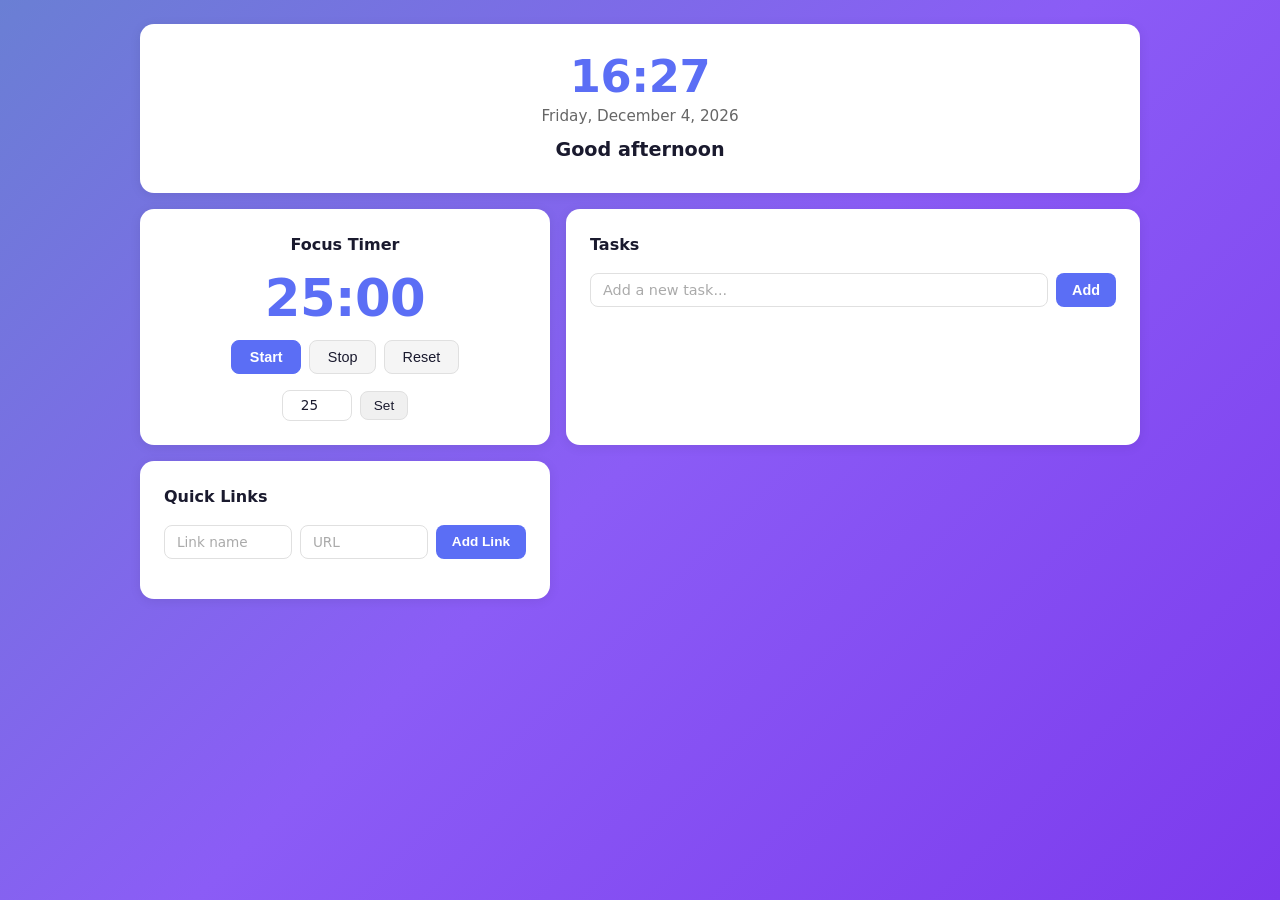
<file: index.html>
<!DOCTYPE html>
<html lang="en">
<head>
  <meta charset="UTF-8" />
  <meta name="viewport" content="width=device-width, initial-scale=1.0" />
  <title>Life Dashboard</title>
  <link rel="stylesheet" href="css/styles.css" />
</head>
<body>
  <main class="dashboard">

    <!-- Greeting Module — full width top -->
    <section id="greeting-module" class="module module--greeting">
      <time id="time-display"></time>
      <p id="date-display"></p>
      <p id="greeting-text"></p>
    </section>

    <!-- Row: Focus Timer (left) + Task Manager (right) -->
    <div class="row-two">

      <!-- Focus Timer -->
      <section id="focus-timer" class="module">
        <h2>Focus Timer</h2>
        <div id="timer-display">25:00</div>
        <div id="timer-completion" class="hidden">Session complete!</div>
        <div class="timer-controls">
          <button id="timer-start">Start</button>
          <button id="timer-stop">Stop</button>
          <button id="timer-reset">Reset</button>
        </div>
        <form id="timer-duration-form">
          <input id="timer-duration-input" type="number" min="1" max="120" placeholder="Minutes" />
          <button type="submit">Set</button>
        </form>
      </section>

      <!-- Task Manager -->
      <section id="task-manager" class="module">
        <h2>Tasks</h2>
        <form id="task-form">
          <input id="task-input" type="text" placeholder="Add a new task..." autocomplete="off" />
          <button type="submit">Add</button>
        </form>
        <p id="task-duplicate-msg" class="hidden">Task already exists!</p>
        <ul id="task-list"></ul>
      </section>

    </div>

    <!-- Quick Links — bottom left, aligned under Focus Timer -->
    <div class="row-bottom">
      <section id="quick-links" class="module">
        <h2>Quick Links</h2>
        <form id="links-form">
          <input id="link-label-input" type="text" placeholder="Link name" autocomplete="off" />
          <input id="link-url-input" type="url" placeholder="URL" autocomplete="off" />
          <button type="submit">Add Link</button>
        </form>
        <ul id="links-list"></ul>
      </section>
      <!-- empty spacer to keep grid balanced -->
      <div></div>
    </div>

  </main>

  <script src="js/app.js"></script>
</body>
</html>
</file>
<file: css/styles.css>
/* Life Dashboard — styles */

*, *::before, *::after {
  box-sizing: border-box;
  margin: 0;
  padding: 0;
}

/* -------------------------------------------------------------------------
   Base
------------------------------------------------------------------------- */
:root {
  --accent: #5b6ef5;
  --accent-hover: #7080ff;
  --danger: #e05c6a;
  --danger-hover: #c94d5a;
  --radius: 14px;
  --gap: 1rem;
  --card-bg: #ffffff;
  --text: #1a1a2e;
  --text-muted: #666;
  --border: #e0e0e0;
}

body {
  background: linear-gradient(135deg, #6a7fd4 0%, #8b5cf6 50%, #7c3aed 100%);
  color: var(--text);
  font-family: system-ui, -apple-system, "Segoe UI", sans-serif;
  font-size: 1rem;
  line-height: 1.5;
  min-height: 100vh;
  padding: 1.5rem;
}

/* -------------------------------------------------------------------------
   Dashboard layout
------------------------------------------------------------------------- */
.dashboard {
  display: flex;
  flex-direction: column;
  gap: var(--gap);
  max-width: 1000px;
  margin: 0 auto;
}

/* Row with timer + tasks side by side */
.row-two {
  display: grid;
  grid-template-columns: 1fr 1.4fr;
  gap: var(--gap);
}

/* -------------------------------------------------------------------------
   Module card
------------------------------------------------------------------------- */
.module {
  background: var(--card-bg);
  border-radius: var(--radius);
  padding: 1.5rem;
  display: flex;
  flex-direction: column;
  gap: 1rem;
  box-shadow: 0 2px 12px rgba(0,0,0,0.08);
}

.module h2 {
  font-size: 1rem;
  font-weight: 700;
  color: var(--text);
}

/* -------------------------------------------------------------------------
   Greeting Module
------------------------------------------------------------------------- */
.module--greeting {
  text-align: center;
  gap: 0.25rem;
  padding: 1.75rem 1.5rem;
}

#time-display {
  font-size: 2.8rem;
  font-weight: 700;
  color: var(--accent);
  letter-spacing: -0.01em;
  line-height: 1.1;
  font-variant-numeric: tabular-nums;
}

#date-display {
  font-size: 0.95rem;
  color: var(--text-muted);
}

#greeting-text {
  font-size: 1.2rem;
  font-weight: 700;
  color: var(--text);
  margin-top: 0.25rem;
}

/* -------------------------------------------------------------------------
   Focus Timer
------------------------------------------------------------------------- */
#focus-timer {
  align-items: center;
  text-align: center;
}

#timer-display {
  font-size: 3.2rem;
  font-weight: 700;
  color: var(--accent);
  letter-spacing: -0.01em;
  font-variant-numeric: tabular-nums;
  line-height: 1;
}

#timer-completion {
  font-size: 0.85rem;
  font-weight: 600;
  color: #4caf7d;
  background: rgba(76, 175, 125, 0.1);
  border: 1px solid rgba(76, 175, 125, 0.3);
  border-radius: 6px;
  padding: 0.35rem 0.75rem;
}

.timer-controls {
  display: flex;
  gap: 0.5rem;
}

.timer-controls button {
  padding: 0.5rem 1.1rem;
  border-radius: 8px;
  font-size: 0.9rem;
  font-weight: 500;
  cursor: pointer;
  border: 1px solid var(--border);
  background: #f5f5f5;
  color: var(--text);
  transition: background 0.15s;
}

.timer-controls button:hover {
  background: #e8e8e8;
}

#timer-start {
  background: var(--accent) !important;
  border-color: var(--accent) !important;
  color: #fff !important;
  font-weight: 600 !important;
}

#timer-start:hover {
  background: var(--accent-hover) !important;
  border-color: var(--accent-hover) !important;
}

/* -------------------------------------------------------------------------
   Task Manager
------------------------------------------------------------------------- */
#task-form {
  display: flex;
  gap: 0.5rem;
}

#task-input {
  flex: 1;
  padding: 0.5rem 0.75rem;
  border: 1px solid var(--border);
  border-radius: 8px;
  font-size: 0.9rem;
  font-family: inherit;
  color: var(--text);
  background: #fff;
  transition: border-color 0.15s;
}

#task-input::placeholder { color: #aaa; }
#task-input:focus { outline: none; border-color: var(--accent); }

#task-form button[type="submit"] {
  padding: 0.5rem 1rem;
  background: var(--accent);
  border: none;
  border-radius: 8px;
  color: #fff;
  font-size: 0.9rem;
  font-weight: 600;
  cursor: pointer;
  transition: background 0.15s;
  white-space: nowrap;
}

#task-form button[type="submit"]:hover {
  background: var(--accent-hover);
}

#task-list {
  list-style: none;
  display: flex;
  flex-direction: column;
  gap: 0.5rem;
}

#task-list li {
  display: flex;
  align-items: center;
  gap: 0.6rem;
  padding: 0.5rem 0.25rem;
  border-bottom: 1px solid #f0f0f0;
}

.task-drag-handle {
  width: 22px;
  height: 22px;
  min-width: 22px;
  border: 1px solid var(--border);
  border-radius: 6px;
  background: #f5f5f5;
  color: var(--text-muted);
  cursor: grab;
  display: inline-flex;
  align-items: center;
  justify-content: center;
  padding: 0;
  line-height: 1;
  font-size: 0.85rem;
}

.task-drag-handle:active {
  cursor: grabbing;
}

#task-list li.task-dragging {
  opacity: 0.4;
}

#task-list li.task-drop-target {
  outline: 2px dashed var(--accent);
  outline-offset: 3px;
  border-radius: 10px;
}

/* Checkbox toggle button styled as checkbox */
.task-toggle-btn {
  width: 18px;
  height: 18px;
  min-width: 18px;
  border: 2px solid #ccc;
  border-radius: 4px;
  background: #fff;
  cursor: pointer;
  padding: 0;
  font-size: 0;
  transition: background 0.15s, border-color 0.15s;
  flex-shrink: 0;
}

#task-list li.completed .task-toggle-btn {
  background: var(--accent);
  border-color: var(--accent);
}

.task-label {
  flex: 1;
  font-size: 0.9rem;
  color: var(--text);
  word-break: break-word;
}

#task-list li.completed .task-label {
  text-decoration: line-through;
  color: #aaa;
}

.task-edit-input {
  flex: 1;
  padding: 0.3rem 0.5rem;
  border: 1px solid var(--accent);
  border-radius: 6px;
  font-size: 0.9rem;
  font-family: inherit;
  color: var(--text);
}

.task-edit-input:focus { outline: none; }

.task-edit-btn,
.task-confirm-btn {
  padding: 0.3rem 0.6rem;
  border: 1px solid var(--border);
  border-radius: 6px;
  background: #f5f5f5;
  color: var(--text);
  font-size: 0.8rem;
  cursor: pointer;
  transition: background 0.15s;
}

.task-edit-btn:hover,
.task-confirm-btn:hover {
  background: #e8e8e8;
}

.task-delete-btn {
  padding: 0.3rem 0.65rem;
  background: var(--danger);
  border: none;
  border-radius: 6px;
  color: #fff;
  font-size: 0.8rem;
  font-weight: 600;
  cursor: pointer;
  transition: background 0.15s;
  white-space: nowrap;
}

.task-delete-btn:hover {
  background: var(--danger-hover);
}

/* -------------------------------------------------------------------------
   Quick Links
------------------------------------------------------------------------- */
.row-bottom {
  display: grid;
  grid-template-columns: 1fr 1.4fr;
  gap: var(--gap);
  align-items: start;
}

#quick-links {
  align-self: start;
}

#links-form {
  display: flex;
  gap: 0.5rem;
  flex-wrap: wrap;
}

#link-label-input,
#link-url-input {
  flex: 1;
  min-width: 80px;
  padding: 0.5rem 0.75rem;
  border: 1px solid var(--border);
  border-radius: 8px;
  font-size: 0.85rem;
  font-family: inherit;
  color: var(--text);
  background: #fff;
  transition: border-color 0.15s;
}

#link-label-input::placeholder,
#link-url-input::placeholder { color: #aaa; }

#link-label-input:focus,
#link-url-input:focus { outline: none; border-color: var(--accent); }

#links-form button[type="submit"] {
  padding: 0.5rem 1rem;
  background: var(--accent);
  border: none;
  border-radius: 8px;
  color: #fff;
  font-size: 0.85rem;
  font-weight: 600;
  cursor: pointer;
  white-space: nowrap;
  transition: background 0.15s;
}

#links-form button[type="submit"]:hover {
  background: var(--accent-hover);
}

#links-list {
  list-style: none;
  display: flex;
  flex-wrap: wrap;
  gap: 0.5rem;
}

#links-list li {
  position: relative;
  display: inline-flex;
  align-items: center;
}

#links-list a {
  display: inline-block;
  padding: 0.45rem 1.8rem 0.45rem 0.9rem;
  background: var(--accent);
  border-radius: 8px;
  color: #fff;
  text-decoration: none;
  font-size: 0.85rem;
  font-weight: 500;
  transition: background 0.15s;
  white-space: nowrap;
}

#links-list a:hover {
  background: var(--accent-hover);
}

.link-delete-btn {
  position: absolute;
  right: -6px;
  top: -6px;
  width: 18px;
  height: 18px;
  border-radius: 50%;
  background: #e05c6a;
  border: 2px solid #fff;
  color: #fff;
  font-size: 10px;
  font-weight: 700;
  line-height: 1;
  cursor: pointer;
  display: flex;
  align-items: center;
  justify-content: center;
  padding: 0;
  transition: background 0.15s;
}

.link-delete-btn:hover {
  background: var(--danger-hover);
}

/* -------------------------------------------------------------------------
   Greeting — name form
------------------------------------------------------------------------- */
#name-form {
  display: flex;
  gap: 0.5rem;
  justify-content: center;
  margin-top: 0.5rem;
}

#name-input {
  padding: 0.4rem 0.75rem;
  border: 1px solid var(--border);
  border-radius: 8px;
  font-size: 0.85rem;
  font-family: inherit;
  color: var(--text);
  background: #fff;
  width: 180px;
  transition: border-color 0.15s;
}

#name-input::placeholder { color: #aaa; }
#name-input:focus { outline: none; border-color: var(--accent); }

#name-form button[type="submit"] {
  padding: 0.4rem 0.9rem;
  background: var(--accent);
  border: none;
  border-radius: 8px;
  color: #fff;
  font-size: 0.85rem;
  font-weight: 600;
  cursor: pointer;
  transition: background 0.15s;
}

#name-form button[type="submit"]:hover {
  background: var(--accent-hover);
}

/* -------------------------------------------------------------------------
   Timer — duration form
------------------------------------------------------------------------- */
#timer-duration-form {
  display: flex;
  gap: 0.5rem;
  align-items: center;
}

#timer-duration-input {
  width: 70px;
  padding: 0.4rem 0.5rem;
  border: 1px solid var(--border);
  border-radius: 8px;
  font-size: 0.85rem;
  font-family: inherit;
  color: var(--text);
  text-align: center;
  background: #fff;
  transition: border-color 0.15s;
}

#timer-duration-input:focus { outline: none; border-color: var(--accent); }

#timer-duration-form button[type="submit"] {
  padding: 0.4rem 0.8rem;
  background: #f0f0f0;
  border: 1px solid var(--border);
  border-radius: 8px;
  color: var(--text);
  font-size: 0.85rem;
  font-weight: 500;
  cursor: pointer;
  transition: background 0.15s;
}

#timer-duration-form button[type="submit"]:hover {
  background: #e0e0e0;
}

/* -------------------------------------------------------------------------
   Task duplicate message
------------------------------------------------------------------------- */
#task-duplicate-msg {
  font-size: 0.8rem;
  color: var(--danger);
  font-weight: 500;
  margin-top: -0.25rem;
}


.hidden {
  display: none !important;
}

/* -------------------------------------------------------------------------
   Responsive
------------------------------------------------------------------------- */
@media (max-width: 640px) {
  .row-two,
  .row-bottom {
    grid-template-columns: 1fr;
  }

  #time-display,
  #timer-display {
    font-size: 2.2rem;
  }
}
</file>
